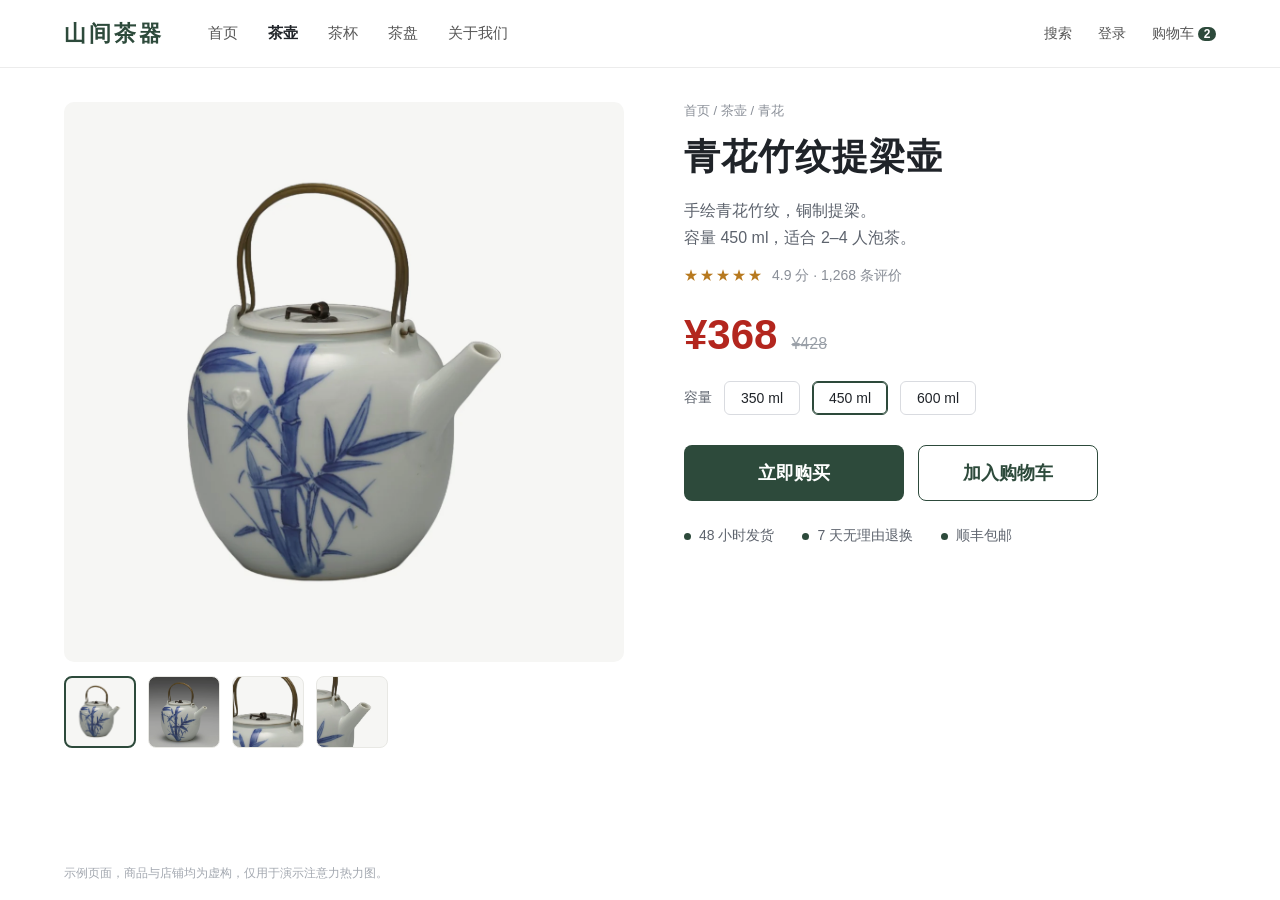
<file: scripts/focal-assets/shop.html>
<!doctype html>
<html lang="zh-CN">
<head>
<meta charset="utf-8">
<title>示例店铺</title>
<style>
  * { box-sizing: border-box; }
  body { margin: 0; width: 1280px; height: 800px; overflow: hidden; background: #fff; color: #1f2328;
         font-family: "Noto Sans CJK SC", "Noto Sans SC", "PingFang SC", "Microsoft YaHei", sans-serif; }
  header { height: 68px; display: flex; align-items: center; gap: 44px; padding: 0 64px; border-bottom: 1px solid #ececec; }
  .logo { font-size: 22px; font-weight: 700; letter-spacing: 3px; color: #2d4a3b; }
  nav { display: flex; gap: 30px; font-size: 15px; color: #555; }
  nav span.on { color: #1f2328; font-weight: 600; }
  .tools { margin-left: auto; display: flex; gap: 26px; font-size: 14px; color: #555; }
  .tools b { display: inline-block; min-width: 18px; padding: 0 5px; margin-left: 4px; border-radius: 9px; background: #2d4a3b; color: #fff; font-size: 12px; text-align: center; }
  main { display: grid; grid-template-columns: 560px 1fr; gap: 60px; padding: 34px 64px 0; }
  .photo { position: relative; width: 560px; height: 560px; border-radius: 10px; background: #f6f6f4; display: grid; place-items: center; overflow: hidden; }
  .photo img { width: 470px; height: 470px; object-fit: contain; mix-blend-mode: multiply; }
  .thumbs { display: flex; gap: 12px; margin-top: 14px; }
  .thumbs i { width: 72px; height: 72px; border-radius: 8px; background-color: #f6f6f4; background-repeat: no-repeat; background-position: center; border: 1px solid #e8e8e4; background-blend-mode: multiply; }
  .thumbs i:first-child { border: 2px solid #2d4a3b; }
  .crumbs { font-size: 13px; color: #8a8f98; }
  h1 { margin: 14px 0 10px; font-size: 36px; line-height: 1.3; font-weight: 700; letter-spacing: 1px; }
  .sub { font-size: 16px; color: #5d636d; line-height: 1.7; }
  .rating { margin-top: 14px; font-size: 14px; color: #8a8f98; }
  .rating em { font-style: normal; color: #b7791f; letter-spacing: 2px; margin-right: 8px; }
  .price { margin-top: 26px; display: flex; align-items: baseline; gap: 14px; }
  .price strong { font-size: 42px; color: #b3261e; font-weight: 700; }
  .price s { font-size: 16px; color: #9aa0a8; }
  .opts { margin-top: 22px; display: flex; align-items: center; gap: 12px; font-size: 14px; color: #5d636d; }
  .opts span { padding: 8px 16px; border: 1px solid #d9dbe0; border-radius: 6px; color: #1f2328; }
  .opts span.on { border-color: #2d4a3b; box-shadow: inset 0 0 0 1px #2d4a3b; }
  .buy { margin-top: 30px; display: flex; gap: 14px; }
  .buy div { display: grid; place-items: center; height: 56px; border-radius: 8px; font-size: 18px; font-weight: 600; }
  .cta { width: 220px; background: #2d4a3b; color: #fff; }
  .cart { width: 180px; border: 1.5px solid #2d4a3b; color: #2d4a3b; }
  .trust { margin-top: 26px; display: flex; gap: 28px; font-size: 14px; color: #5d636d; }
  .trust span::before { content: ""; display: inline-block; width: 7px; height: 7px; margin-right: 8px; border-radius: 50%; background: #2d4a3b; vertical-align: middle; }
  .note { position: absolute; left: 64px; bottom: 18px; font-size: 12px; color: #a3a8b0; }
  .badge { display: none; position: absolute; left: 28px; top: 28px; padding: 14px 22px; border-radius: 10px; background: #e0262b; color: #fff; font-size: 26px; font-weight: 700; letter-spacing: 1px; line-height: 1.2; }
  .badge small { display: block; font-size: 15px; font-weight: 500; letter-spacing: 0; opacity: .92; }
  body.b .badge { display: block; }
</style>
</head>
<body>
  <header>
    <div class="logo">山间茶器</div>
    <nav><span>首页</span><span class="on">茶壶</span><span>茶杯</span><span>茶盘</span><span>关于我们</span></nav>
    <div class="tools"><span>搜索</span><span>登录</span><span>购物车<b>2</b></span></div>
  </header>
  <main>
    <div>
      <div class="photo" id="photo"><img src="../../web/static/img/teapot-white.webp" alt=""><div class="badge" id="badge">限时 8 折<small>今晚 24 点结束</small></div></div>
      <div class="thumbs"><i style="background-image:url(../../web/static/img/teapot-white.webp);background-size:90%"></i><i style="background-image:url(../../web/static/img/teapot.webp);background-size:cover"></i><i style="background-image:url(../../web/static/img/teapot-white.webp);background-size:260%;background-position:46% 22%"></i><i style="background-image:url(../../web/static/img/teapot-white.webp);background-size:240%;background-position:88% 45%"></i></div>
    </div>
    <div>
      <div class="crumbs">首页 / 茶壶 / 青花</div>
      <h1 id="title">青花竹纹提梁壶</h1>
      <p class="sub">手绘青花竹纹，铜制提梁。<br>容量 450 ml，适合 2–4 人泡茶。</p>
      <div class="rating"><em>★★★★★</em>4.9 分 · 1,268 条评价</div>
      <div class="price" id="price"><strong>¥368</strong><s>¥428</s></div>
      <div class="opts">容量 <span>350 ml</span><span class="on">450 ml</span><span>600 ml</span></div>
      <div class="buy"><div class="cta" id="cta">立即购买</div><div class="cart" id="cart">加入购物车</div></div>
      <div class="trust"><span>48 小时发货</span><span>7 天无理由退换</span><span>顺丰包邮</span></div>
    </div>
  </main>
  <div class="note">示例页面，商品与店铺均为虚构，仅用于演示注意力热力图。</div>
</body>
</html>
</file>
